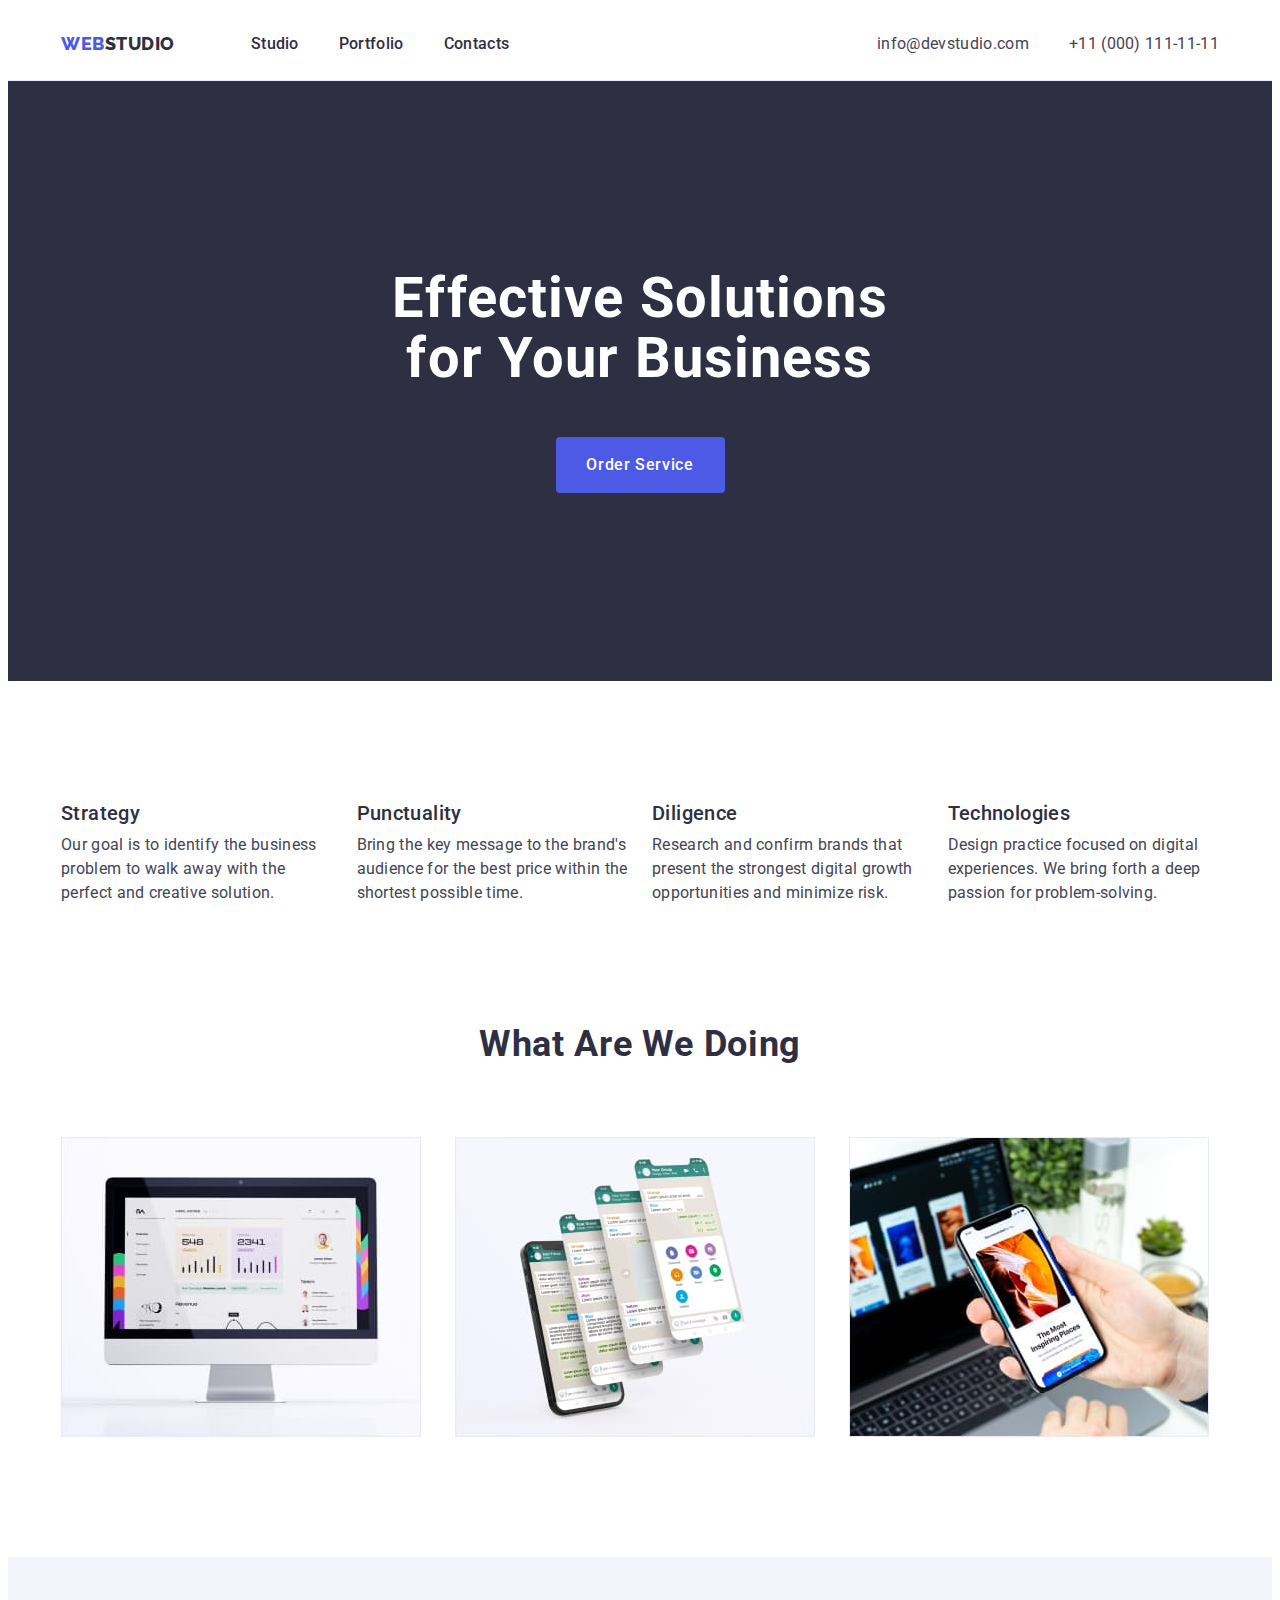
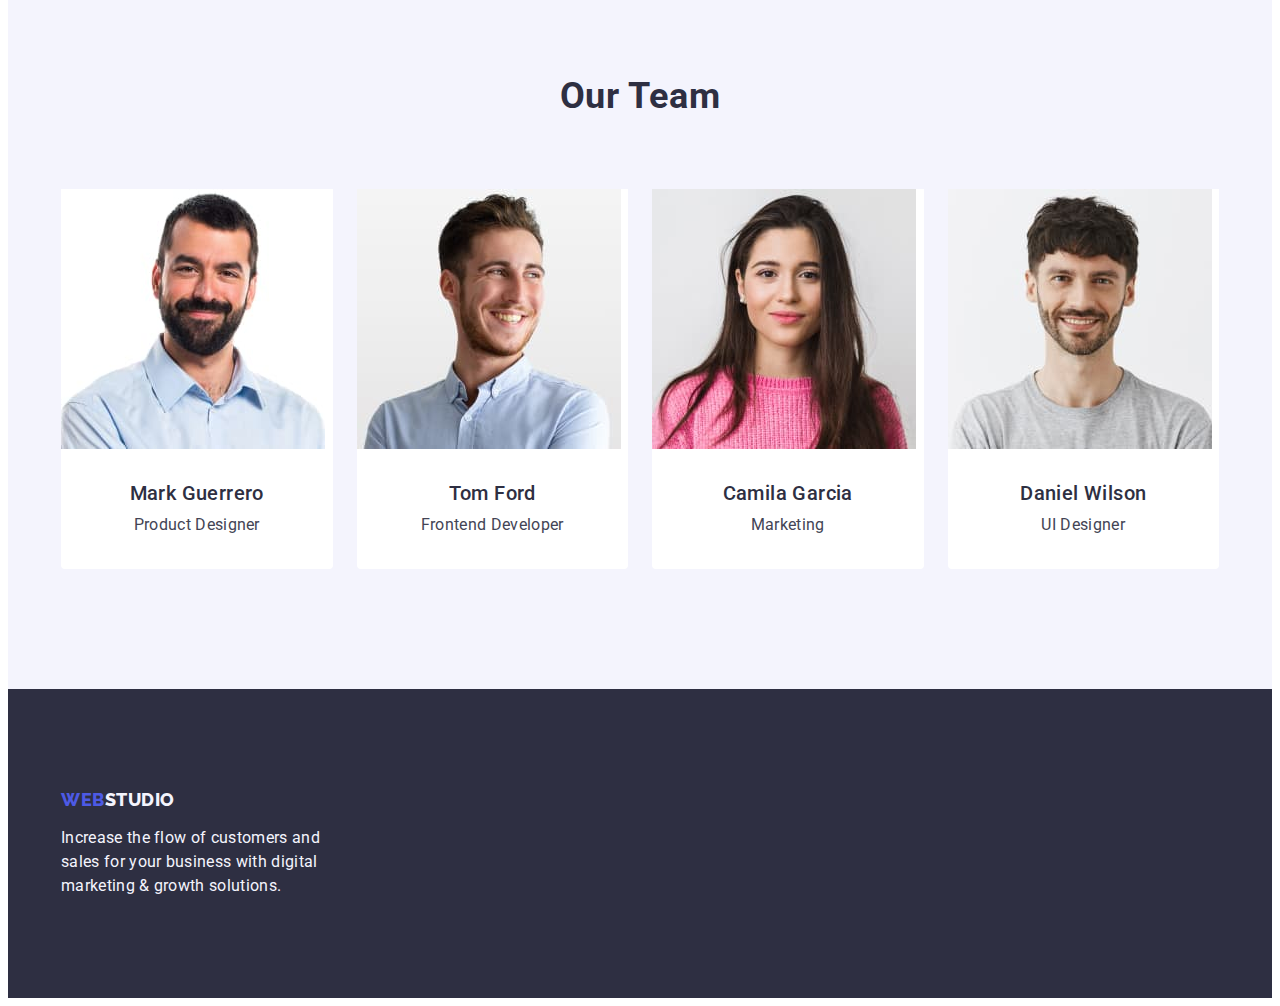
<file: index.html>
<!DOCTYPE html>
<html lang="en">
<head>
    <meta charset="UTF-8">
    <meta http-equiv="X-UA-Compatible" content="IE=edge">
    <meta name="viewport" content="width=device-width, initial-scale=1.0">
    <title>Webstudio</title>
    <link rel="preconnect" href="https://fonts.googleapis.com">
    <link rel="preconnect" href="https://fonts.gstatic.com" crossorigin>
    <link rel="stylesheet" href="https://cdnjs.cloudflare.com/ajax/libs/modern-normalize/1.1.0/modern-normalize.min.css"
    integrity="sha512-wpPYUAdjBVSE4KJnH1VR1HeZfpl1ub8YT/NKx4PuQ5NmX2tKuGu6U/JRp5y+Y8XG2tV+wKQpNHVUX03MfMFn9Q=="
    crossorigin="anonymous" referrerpolicy="no-referrer" />
    <link href="https://fonts.googleapis.com/css2?family=Raleway:wght@800&family=Roboto:wght@400;500;700;900&display=swap"
        rel="stylesheet">
    <link rel="stylesheet" href="./css/styles.css">
</head>
<body>
    <header class="page-header">
        <div class="container page-header-container">
            <nav class="page-nav">
                <a class="header-logo logo link" href="./index.html">Web<span class="logo-first link">Studio</span></a>
                <ul class="menu list">
                    <li><a class="menu-nav link" href="./index.html">Studio</a></li>
                    <li><a class="menu-nav link" href="./portfolio.html">Portfolio</a></li>
                    <li><a class="menu-nav link" href="">Contacts</a></li>
                </ul>
            </nav>
            <address class="contact">
                <ul class="contact-list list">
                    <li><a class="contact-list-item link" href="mailto:info@devstudio.com">info@devstudio.com</a></li>
                    <li><a class="contact-list-item link" href="tel:+110001111111">+11 (000) 111-11-11</a></li>
                </ul>
            </address>
        </div>
    </header>
    <main>
        <section class="first-sect">
            <div class="container">
                <h1 class="first-h">Effective Solutions for Your Business</h1>
                <button class="order" type="button">Order Service</button>
            </div>
        </section>
        <section class="second-sect">
            <div class="container">
                <h2 class="second-h visually-hidden">skills</h2>
                <ul class="advantages list">
                    <li class="advantages-item">
                        <h3 class="list-advantages">Strategy</h3>
                        <p class="list-advantages-text">Our goal is to identify the business problem to walk away with the perfect and
                            creative solution.</p>
                    </li>
                    <li class="advantages-item">
                        <h3 class="list-advantages">Punctuality</h3>
                        <p class="list-advantages-text">Bring the key message to the brand's audience for the best price within the
                            shortest possible time.</p>
                    </li>
                    <li class="advantages-item">
                        <h3 class="list-advantages">Diligence</h3>
                        <p class="list-advantages-text">Research and confirm brands that present the strongest digital growth
                            opportunities and minimize risk.</p>
                    </li>
                    <li class="advantages-item">
                        <h3 class="list-advantages">Technologies</h3>
                        <p class="list-advantages-text">Design practice focused on digital experiences. We bring forth a deep passion
                            for problem-solving.</p>
                    </li>
                </ul>
            </div>
        </section>
        <section class="third-sect">
            <div class="container third-sect-container">
                <h2 class="second-h h-marsec">What are we doing</h2>
                <ul class="photos list">
                    <li class="first-photos-studio"><img src="./images/Studio/img.jpg" alt="computer" width="360" height="300"></li>
                    <li class="first-photos-studio"><img src="./images/Studio/img2.jpg" alt="mobile phone" width="360" height="300"></li>
                    <li class="first-photos-studio"><img src="./images/Studio/img3.jpg" alt="mobile phone" width="360" height="300"></li>
                </ul>
            </div>
        </section>
        <section class="forth-sect">
            <div class="container">
                <h2 class="second-h h-marsec">Our Team</h2>
                <ul class="employeers list">
                    <li class="inf-work">
                        <img src="./images/Studio/img4.jpg" alt="associate" width="264" height="260">
                        <div class="worker">
                            <h3 class="name-worker">Mark Guerrero</h3>
                            <p class="position">Product Designer</p>
                        </div>
                    </li>
                    <li class="inf-work">
                        <img src="./images/Studio/img5.jpg" alt="associate" width="264" height="260">
                        <div class="worker">
                            <h3 class="name-worker">Tom Ford</h3>
                            <p class="position">Frontend Developer</p>
                        </div>
                    </li>
                    <li class="inf-work">
                        <img src="./images/Studio/img6.jpg" alt="associate" width="264" height="260">
                        <div class="worker">
                            <h3 class="name-worker">Camila Garcia</h3>
                            <p class="position">Marketing</p>
                        </div>
                    </li>
                    <li class="inf-work">
                        <img src="./images/Studio/img7.jpg" alt="associate" width="264" height="260">
                        <div class="worker">
                            <h3 class="name-worker">Daniel Wilson</h3>
                            <p class="position">UI Designer</p>
                        </div>
                    </li>
                </ul>
            </div>
        </section>
    </main>
    <footer class="last-step">
        <div class="container">
            <a class="footer-logo logo link" href="./index.html">Web<span class="logo-sec link">Studio</span></a>
            <p class="logo-text">Increase the flow of customers and sales for your business with digital marketing & growth
                solutions.</p>
        </div>
    </footer>
</body>
</html>
</file>
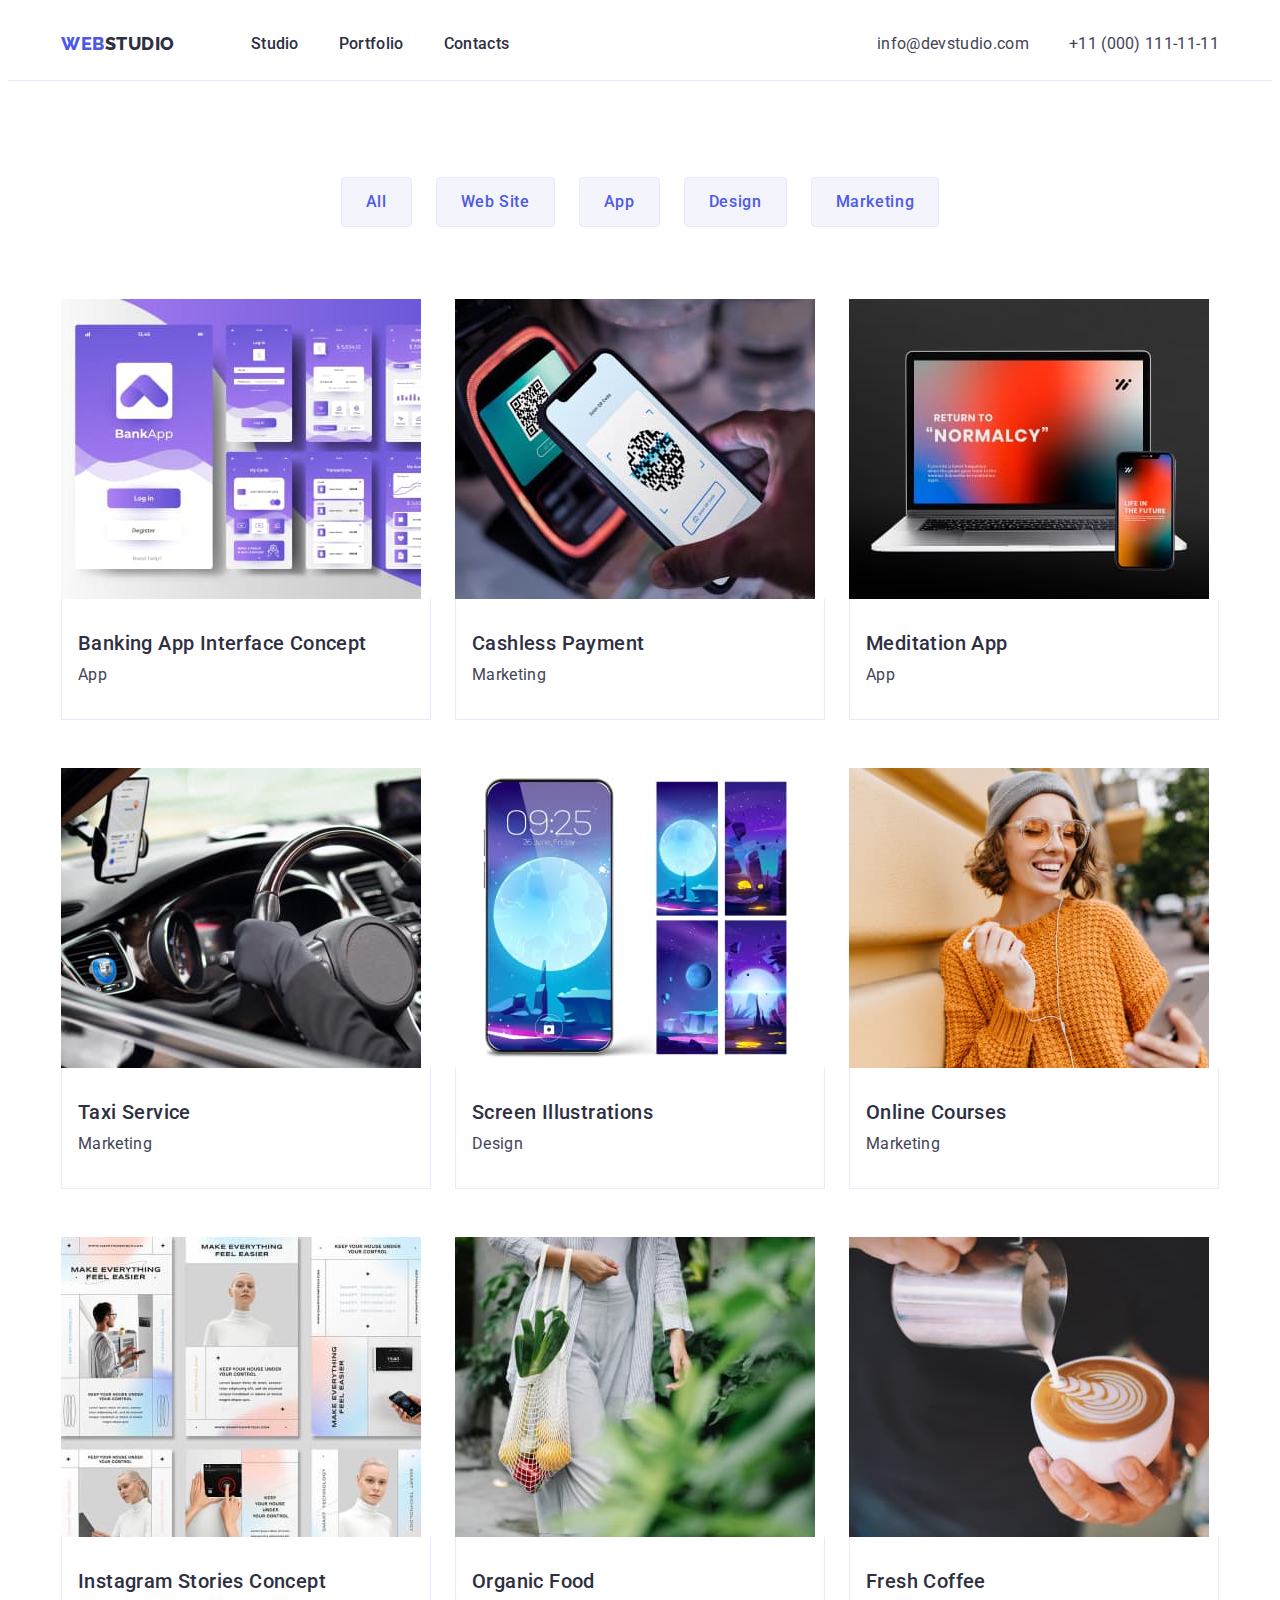
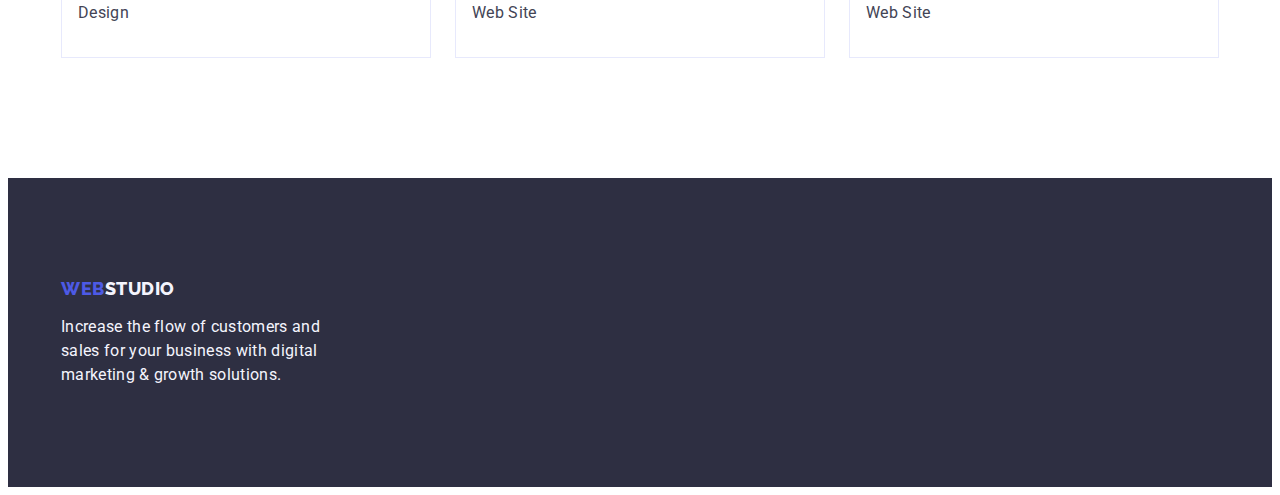
<file: portfolio.html>
<!DOCTYPE html>
<html lang="en">
<head>
    <meta charset="UTF-8">
    <meta http-equiv="X-UA-Compatible" content="IE=edge">
    <meta name="viewport" content="width=device-width, initial-scale=1.0">
    <title>Webstudio</title>
    <link rel="preconnect" href="https://fonts.googleapis.com">
    <link rel="preconnect" href="https://fonts.gstatic.com" crossorigin>
    <link rel="stylesheet" href="https://cdnjs.cloudflare.com/ajax/libs/modern-normalize/1.1.0/modern-normalize.min.css"
        integrity="sha512-wpPYUAdjBVSE4KJnH1VR1HeZfpl1ub8YT/NKx4PuQ5NmX2tKuGu6U/JRp5y+Y8XG2tV+wKQpNHVUX03MfMFn9Q=="
        crossorigin="anonymous" referrerpolicy="no-referrer" />
    <link
        href="https://fonts.googleapis.com/css2?family=Raleway:wght@800&family=Roboto:wght@400;500;700;900&display=swap"
        rel="stylesheet">
    <link rel="stylesheet" href="./css/styles.css">
</head>
<body>
    <header class="page-header">
        <div class="container page-header-container">
            <nav class="page-nav">
                <a class="header-logo logo link" href="./index.html">Web<span class="logo-first link">Studio</span></a>
                <ul class="menu list">
                    <li><a class="menu-nav link" href="./index.html">Studio</a></li>
                    <li><a class="menu-nav link" href="./portfolio.html">Portfolio</a></li>
                    <li><a class="menu-nav link" href="">Contacts</a></li>
                </ul>
            </nav>
            <address class="contact list">
                <ul class="contact-list list">
                    <li><a class="contact-list-item link" href="mailto:info@devstudio.com">info@devstudio.com</a></li>
                    <li><a class="contact-list-item link" href="tel:+110001111111">+11 (000) 111-11-11</a></li>
                </ul>
            </address>
        </div>
    </header>
    <main>
        <section class="section">
            <div class="container">
                <h1 class="visually-hidden">Portfolio</h1>
                <ul class="buttons list">
                    <li>
                        <button class="button button-function" type="button">All</button>
                    </li>
                    <li>
                        <button class="button button-function" type="button">Web Site</button>
                    </li>
                    <li>
                        <button class="button button-function" type="button">App</button>
                    </li>
                    <li>
                        <button class="button button-function" type="button">Design</button>
                    </li>
                    <li>
                        <button class="button button-function" type="button">Marketing</button>
                    </li>
                </ul>
                <ul class="services list">
                    <li class="services-item">
                        <a class="link" href="">
                                <img src="./images/Portfolio/img.jpg" alt="Banking App" width="360" height="300">
                                <div class="services-div">
                                <h2 class="picture-name">Banking App Interface Concept</h2>
                                <p class="picture-text">App</p>
                            </div>                            
                        </a>
                    </li>
                    <li class="services-item">
                        <a class="link" href="">
                                <img src="./images/Portfolio/img2.jpg" alt="Payment" width="360" height="300">
                                <div class="services-div">
                                <h2 class="picture-name">Cashless Payment</h2>
                                <p class="picture-text">Marketing</p>
                            </div>                           
                        </a>
                    </li>
                    <li class="services-item">
                        <a class="link" href="">
                                <img src="./images/Portfolio/img3.jpg" alt="App" width="360" height="300">
                                <div class="services-div">
                                <h2 class="picture-name">Meditation App</h2>
                                <p class="picture-text">App</p>
                            </div>                         
                        </a>
                    </li>
                    <li class="services-item">
                        <a class="link" href="">
                                <img src="./images/Portfolio/img4.jpg" alt="Taxi Service" width="360" height="300">
                                <div class="services-div">
                                <h2 class="picture-name">Taxi Service</h2>
                                <p class="picture-text">Marketing</p>
                            </div>                       
                        </a>
                    </li>
                    <li class="services-item">
                        <a class="link" href="">
                                <img src="./images/Portfolio/img5.jpg" alt="Screen Illustrations" width="360" height="300">
                                <div class="services-div">
                                <h2 class="picture-name">Screen Illustrations</h2>
                                <p class="picture-text">Design</p>
                            </div>                     
                        </a>
                    </li>
                    <li class="services-item">
                        <a class="link" href="">
                                <img src="./images/Portfolio/img6.jpg" alt="Online Courses" width="360" height="300">
                                <div class="services-div">
                                <h2 class="picture-name">Online Courses</h2>
                                <p class="picture-text">Marketing</p>
                            </div>
                        </a>
                    </li>
                    <li class="services-item">
                        <a class="link" href="">
                                <img src="./images/Portfolio/img7.jpg" alt="Concept" width="360" height="300">
                                <div class="services-div">
                                <h2 class="picture-name">Instagram Stories Concept</h2>
                                <p class="picture-text">Design</p>
                            </div>
                        </a>
                    </li>
                    <li class="services-item">
                        <a class="link" href="">
                                <img src="./images/Portfolio/img8.jpg" alt="Food" width="360" height="300">
                                <div class="services-div">
                                <h2 class="picture-name">Organic Food</h2>
                                <p class="picture-text">Web Site</p>
                            </div>
                        </a>
                    </li>
                    <li class="services-item">
                        <a class="link" href="">
                                <img src="./images/Portfolio/img9.jpg" alt="Coffee" width="360" height="300">
                                <div class="services-div">
                                <h2 class="picture-name">Fresh Coffee</h2>
                                <p class="picture-text">Web Site</p>
                            </div>
                        </a>
                    </li>
                </ul>
            </div>
        </section>
    </main>
    <footer class="last-step">
        <div class="container">
            <a class="footer-logo logo link" href="./index.html">Web<span class="logo-sec link">Studio</span></a>
            <p class="logo-text">Increase the flow of customers and sales for your business with digital marketing & growth
                solutions.</p>
        </div>
    </footer>
</body>
</html>
</file>
<file: css/styles.css>
/* ================================= MAIN SETTINGS ======================================== */
:root {
    --main-font-family: "Roboto", sans-serif;
    --secont-font-family: "Raleway", sans-serif;
    --first-color: #2e2f42;
    --second-color: #f4f4fd;
    --third-color: #434455;
    --fourth-color: #ffffff;
    --fifth-color: #404bbf;
    --sixth-color: #4d5ae5;
    --seventh-color: #E7E9FC;
}

.container {
    width: 1158px;
    margin-left: auto;
    margin-right: auto;
    padding: 0 15px;
}

.list {
    list-style: none;
}
.link {
    text-decoration: none;
}

body{
    font-family: Roboto, sans-serif;
    color: var(--third-color);
    background-color: var(--fourth-color);
}

h1,h2,h3,h4,p {
    margin-top: 0;
    margin-bottom: 0;
}

ul, ol {
    margin-top: 0;
    margin-bottom: 0;
    padding-left: 0;
}

img {
    display: block;
}


.section {
padding: 96px 0 120px
}

.visually-hidden {
    position: absolute;
    white-space: nowrap;
    width: 1px;
    height: 1px;
    overflow: hidden;
    border: 0;
    padding: 0;
    clip: rect(0 0 0 0);
    clip-path: inset(50%);
    margin: -1px;
}
/* ================================== /MAIN SETTINGS ====================================== */
/* =================================== HEADER ============================================= */
.header-logo {
 margin-right: 76px;
}

.logo {
    font-family: 'Raleway',sans-serif;
        font-weight: 800;
        font-size: 18px;
        line-height: 1.17;
        letter-spacing: 0.03em;
        text-transform: uppercase;
        color:var(--sixth-color);
}

.page-header {
    border-bottom: 1px solid var(--seventh-color);
}

.page-header-container {
    display: flex;
    align-items: center;
}
.page-nav {
    display: flex;
    align-items: center;
}

.contact-list {
    display: flex;
    align-items: center;
    gap: 40px;
}

.menu {
    display:flex;
    align-items: center;
    gap: 40px;
}
.logo-sec {
    color:var(--second-color);
}
.menu-nav {
        font-weight: 500;
        font-size: 16px;
        line-height: 1.5;
        letter-spacing: 0.02em;
        padding: 24px 0;
        display: block;
}

.menu-nav:hover,
.menu-nav:focus{
    color:var(--fifth-color);
}
.menu-nav {
    color:var(--first-color);
}

.contact{
    font-style: normal;
    margin-left: auto;
}

.contact-list-item:hover,
.contact-list-item:focus{
    color:var(--fifth-color);
}

.contact-list-item{
    font-style: normal;
    font-size: 16px;
    line-height: 1.5;
    letter-spacing: 0.02em;
    color:var(--third-color);
}
/* =================================== /HEADER ============================================ */
/* =================================== MAIN STUDIO 1 ======================================= */
.first-sect {
    background-color: var(--first-color);
    padding-top: 188px;
    padding-bottom: 188px;
}

.first-h {
    max-width: 496px;
    height: 120px;
    font-weight: 700;
    font-size: 56px;
    line-height: 1.07;
    text-align: center;
    letter-spacing: 0.02em;
    color: var(--fourth-color);
    margin: 0 auto 48px;
}

.order {
font-family: 'Roboto', sans-serif;
    font-weight: 500;
    font-size: 16px;
    line-height: 1.5;
    letter-spacing: 0.04em;
    color: var(--fourth-color);
    background: var(--sixth-color);
    cursor: pointer;
    min-width: 169px;
    height: 56px;
    border-radius: 4px;
    border: none;
    display: block;
    margin: 0 auto;
}

.order:hover,
.order:focus{
    background-color: var(--fifth-color)
}
/* =================================== /MAIN STUDIO 1 ====================================== */
/* =================================== MAIN STUDIO 2 ======================================= */
.second-h {
    font-weight: 700;
    font-size: 36px;
    line-height: 1.11;
    text-align: center;
    text-transform: capitalize;
    letter-spacing: 0.02em;
    color: var(--first-color);
}
.h-marsec {
    margin-bottom: 72px;
}

.second-sect {
    padding: 120px 0;
}

.advantages-item {
    width: calc((100% - 72px) / 4)
}

.advantages {
    display: flex;
    gap: 24px;
}

.list-advantages{
        font-weight: 500;
        font-size: 20px;
        line-height: 1.2;
        letter-spacing: 0.02em;
        color: var(--first-color);
        margin-bottom: 8px;
}

.list-advantages-text {
        font-size: 16px;
        line-height: 1.5;
        letter-spacing: 0.02em;
        color: var(--third-color);
}
/* =================================== /MAIN STUDIO 2 ====================================== */
/* =================================== MAIN STUDIO 3 ======================================= */
.third-sect-container{
gap: 72px;
}

.third-sect {
    padding-bottom: 120px;
}
.photos {
    display: flex;
    gap: 24px;
}

.first-photos-studio {
    width: calc(100% - 48px);
}
/* =================================== /MAIN STUDIO 3 ====================================== */
/* =================================== MAIN STUDIO 4 ======================================= */
.forth-sect {
    background-color: var(--second-color);
    padding: 120px 0;
}

.employeers {
display: flex;
justify-content: center;
gap: 24px;
}

.inf-work{
    background-color: var(--fourth-color);
    width: calc((100% - 72px)/4);
    border-radius: 0px 0px 4px 4px;
}

.worker{
    padding: 32px 16px;
}
.name-worker {
        font-weight: 500;
        font-size: 20px;
        line-height: 1.2;
        letter-spacing: 0.02em;
        color: var(--first-color);
        text-align: center;
        margin-bottom: 8px;
}

.position {
        font-size: 16px;
        line-height: 1.5;
        letter-spacing: 0.02em;
        color:var(--third-color);
        text-align: center;
}
/* =================================== /MAIN STUDIO 4 ====================================== */
/* =================================== MAIN PORTFOLIO ====================================== */
.button{
    font-family: 'Roboto', sans-serif;
        font-weight: 500;
        font-size: 16px;
        line-height: 1.5;
        letter-spacing: 0.04em;
        cursor: pointer;
        padding: 12px 24px;
        border-radius: 4px;
        border: 1px solid var(--seventh-color);
        color: var(--sixth-color);
        background-color: var(--second-color);
}

.button-function:hover,
.button-function:focus {
    border: 1px solid transparent;
    color: var(--fourth-color);
    background-color: var(--fifth-color);
}

.buttons {
    display: flex;
    justify-content: center;
    gap: 24px;
    margin-bottom: 72px
}

.services {
    display: flex;
    flex-direction: row;
    flex-wrap: wrap;
    column-gap: 24px;
    row-gap: 48px;
}
 
.services-item {
    width: calc((100% - 48px)/3);
}

.services-div {
    padding: 32px 16px;
    border: 1px solid var(--seventh-color);
    border-top: none;
}

.picture-name {
        font-weight: 500;
        font-size: 20px;
        line-height: 1.2;
        letter-spacing: 0.02em;
        color: var(--first-color);
        margin-bottom: 8px;
    }

.picture-text {
        font-size: 16px;
        line-height: 1.5;
        letter-spacing: 0.02em;
        color: var(--third-color);
}

/* =================================== /MAIN PORTFOLIO ==================================== */
/* =================================== FOOTER ============================================= */
.logo-first{
    color: var(--first-color);
}

.last-step{
    background-color: var(--first-color);
    padding-top: 100px;
    padding-bottom: 100px;
}

.footer-logo {
margin-bottom: 16px;
display: inline-block;
}

.logo-text{
        width: 264px;
        font-size: 16px;
        line-height: 1.5;
        letter-spacing: 0.02em;
        color: var(--second-color);
}
/* =================================== /FOOTER ============================================ */
</file>
